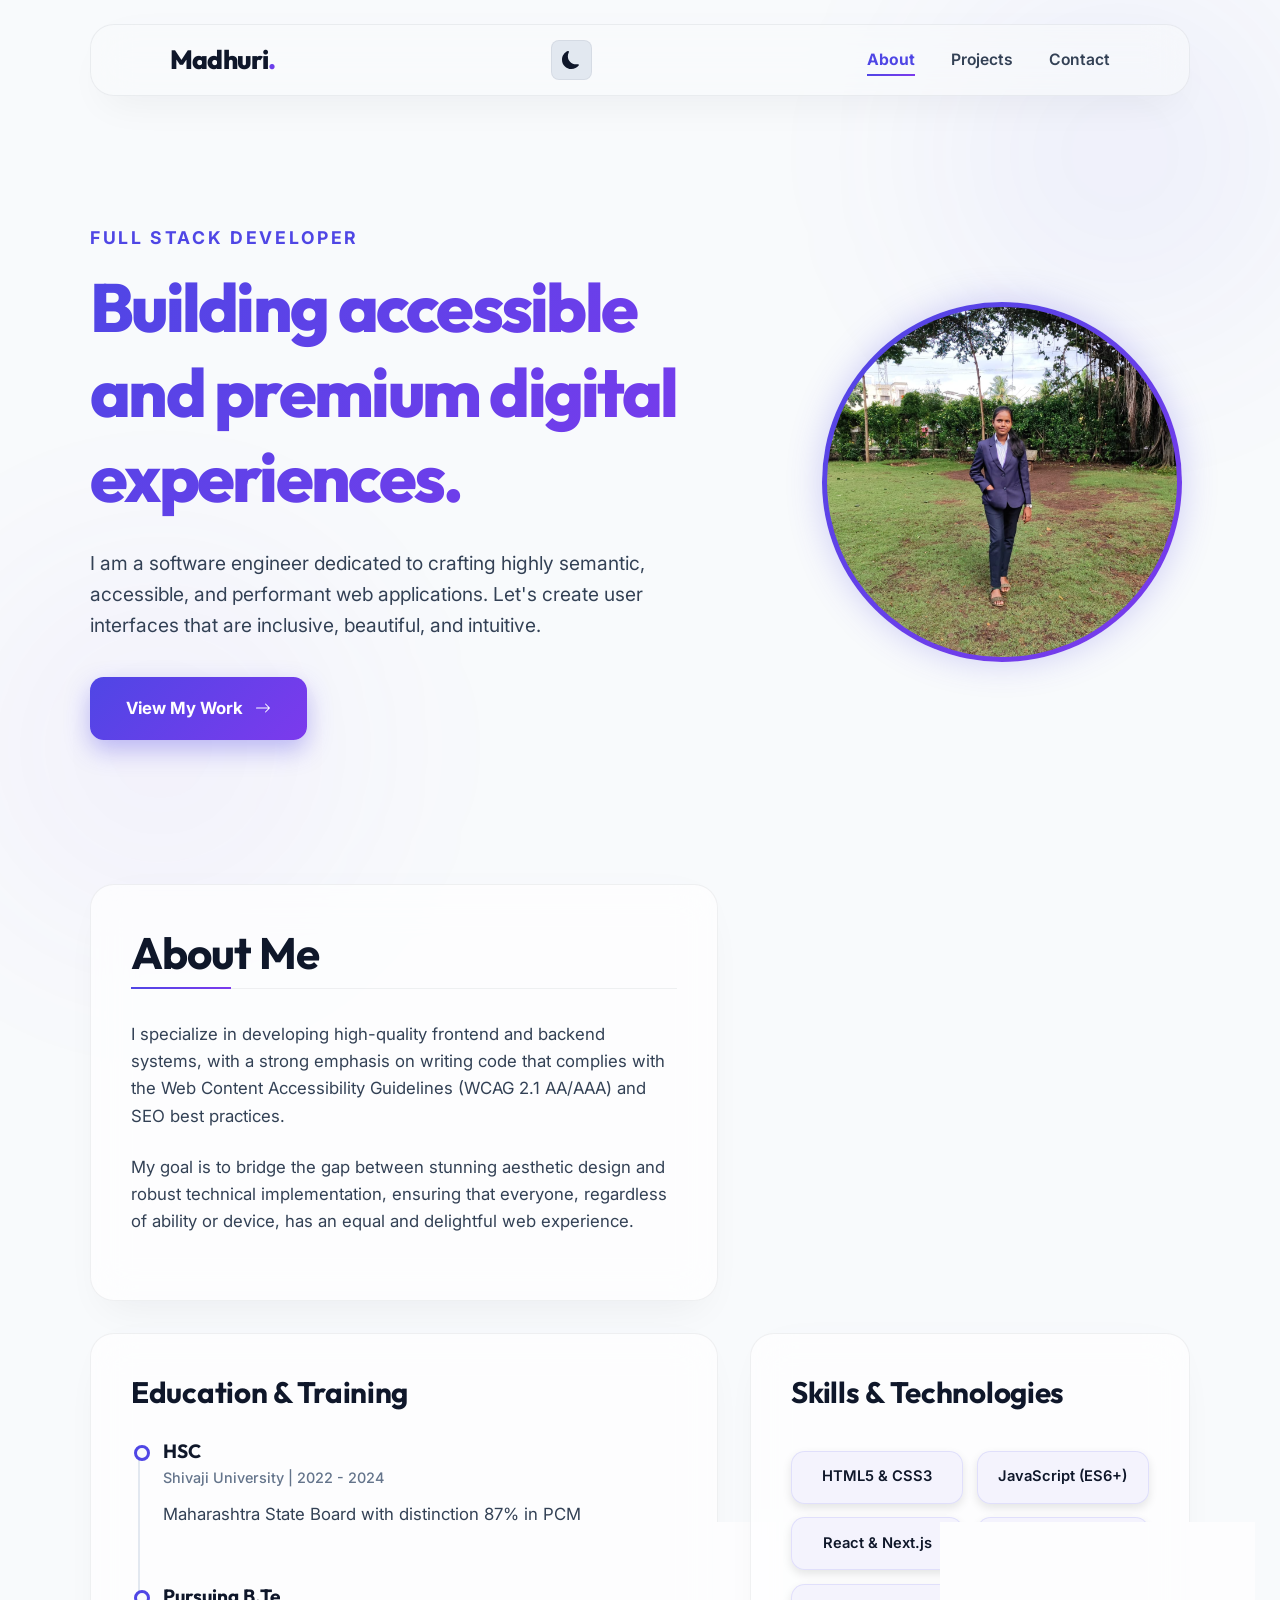
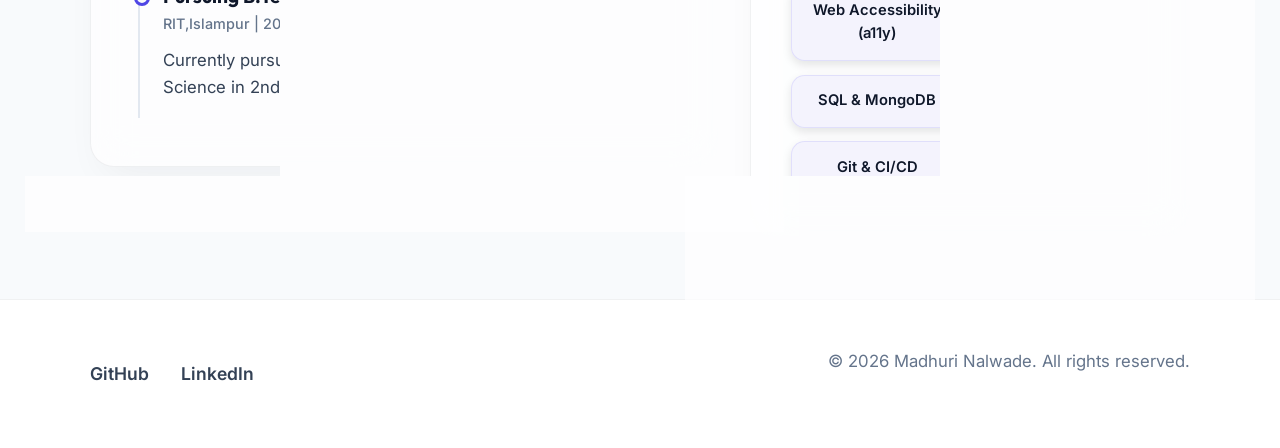
<file: index.html>
<!DOCTYPE html>
<html lang="en">
<head>
  <meta charset="UTF-8">
  <meta name="viewport" content="width=device-width, initial-scale=1.0">
  
  <!-- Primary Meta Tags -->
  <title>Madhuri Nalwade | Full Stack Developer & Accessibility Advocate</title>
  <meta name="description" content="Explore the professional portfolio of Madhuri Nalwade, a Full Stack Developer specializing in semantic HTML5, WCAG accessibility, and premium UI designs.">
  <meta name="keywords" content="Madhuri Nalwade, Full Stack Developer, Software Engineer, Web Accessibility, Semantic HTML, Portfolio, React, Node.js">
  <meta name="author" content="Madhuri Nalwade">
  
  <!-- Open Graph / Facebook -->
  <meta property="og:type" content="website">
  <meta property="og:url" content="https://madhurinalwade.dev/">
  <meta property="og:title" content="Madhuri Nalwade | Full Stack Developer Portfolio">
  <meta property="og:description" content="Explore the professional portfolio of Madhuri Nalwade, a Full Stack Developer specializing in semantic HTML5, WCAG accessibility, and premium UI designs.">
  <meta property="og:image" content="madhuri_portrait.png">

  <!-- Twitter -->
  <meta property="twitter:card" content="summary_large_image">
  <meta property="twitter:url" content="https://madhurinalwade.dev/">
  <meta property="twitter:title" content="Madhuri Nalwade | Full Stack Developer Portfolio">
  <meta property="twitter:description" content="Explore the professional portfolio of Madhuri Nalwade, a Full Stack Developer specializing in semantic HTML5, WCAG accessibility, and premium UI designs.">
  <meta property="twitter:image" content="madhuri_portrait.png">

  <!-- Canonical Link -->
  <link rel="canonical" href="https://madhurinalwade.dev/">

  <!-- Stylesheets -->
  <link rel="stylesheet" href="style.css">
</head>
<body>

  <!-- Skip Link to bypass main navigation for keyboard/screen reader accessibility -->
  <a href="#main-content" class="skip-link">Skip to main content</a>

  <!-- Header Banner -->
  <header class="site-header" role="banner">
    <div class="container header-container">
      <a href="index.html" class="logo" aria-label="Madhuri Nalwade Home">
        Madhuri<span class="logo-dot">.</span>
      </a>
      
      <div class="header-actions">
        <!-- Theme Toggle Button -->
        <button id="theme-toggle" class="theme-toggle" aria-label="Switch to light theme" aria-live="polite">
          <svg class="sun-icon" aria-hidden="true" width="18" height="18" fill="currentColor" viewBox="0 0 16 16">
            <path d="M8 12a4 4 0 1 0 0-8 4 4 0 0 0 0 8zM8 0a.5.5 0 0 1 .5.5v2a.5.5 0 0 1-1 0v-2A.5.5 0 0 1 8 0zm0 13a.5.5 0 0 1 .5.5v2a.5.5 0 0 1-1 0v-2A.5.5 0 0 1 8 13zm8-5a.5.5 0 0 1-.5.5h-2a.5.5 0 0 1 0-1h2a.5.5 0 0 1 .5.5zM3 8a.5.5 0 0 1-.5.5h-2a.5.5 0 0 1 0-1h2A.5.5 0 0 1 3 8zm10.657-5.657a.5.5 0 0 1 0 .707l-1.414 1.415a.5.5 0 1 1-.707-.708l1.414-1.414a.5.5 0 0 1 .707 0zm-9.193 9.193a.5.5 0 0 1 0 .707L3.05 13.657a.5.5 0 0 1-.707-.707l1.414-1.414a.5.5 0 0 1 .707 0zm9.193 2.121a.5.5 0 0 1-.707 0l-1.414-1.414a.5.5 0 0 1 .707-.707l1.414 1.414a.5.5 0 0 1 0 .707zM4.464 4.465a.5.5 0 0 1-.707 0L2.343 3.05a.5.5 0 1 1 .707-.707l1.414 1.414a.5.5 0 0 1 0 .708z"/>
          </svg>
          <svg class="moon-icon" aria-hidden="true" width="18" height="18" fill="currentColor" viewBox="0 0 16 16" style="display: none;">
            <path d="M6 .278a.768.768 0 0 1 .08.858 7.208 7.208 0 0 0-.878 3.46c0 4.021 3.278 7.277 7.318 7.277.527 0 1.04-.055 1.533-.16a.787.787 0 0 1 .81.316.733.733 0 0 1-.031.893A8.349 8.349 0 0 1 8.344 16C3.734 16 0 12.286 0 7.71 0 4.266 2.114 1.312 5.124.06A.752.752 0 0 1 6 .278z"/>
          </svg>
        </button>

        <!-- Disclosure control for mobile navigation menu -->
        <button id="menu-toggle" class="menu-toggle" aria-expanded="false" aria-controls="main-nav" aria-label="Toggle navigation menu">
          <span class="menu-toggle-text">Menu</span>
        </button>
      </div>

      <!-- Primary Navigation -->
      <nav id="main-nav" class="main-nav" aria-label="Primary Navigation">
        <ul>
          <li><a href="index.html" class="nav-link">About</a></li>
          <li><a href="projects.html" class="nav-link">Projects</a></li>
          <li><a href="contact.html" class="nav-link">Contact</a></li>
        </ul>
      </nav>
    </div>
  </header>

  <!-- Main Landmark -->
  <main id="main-content" tabindex="-1">
    <div class="container">
      
      <!-- Hero Section -->
      <section class="hero-section" aria-labelledby="hero-title">
        <div class="hero-content">
          <p class="hero-subtitle">Full Stack Developer</p>
          <h1 id="hero-title">Building accessible and premium digital experiences.</h1>
          <p class="hero-description">
            I am a software engineer dedicated to crafting highly semantic, accessible, and performant web applications. Let's create user interfaces that are inclusive, beautiful, and intuitive.
          </p>
          <a href="projects.html" class="hero-cta" aria-label="View Madhuri's projects">
            View My Work
            <svg aria-hidden="true" width="16" height="16" fill="currentColor" viewBox="0 0 16 16">
              <path fill-rule="evenodd" d="M1 8a.5.5 0 0 1 .5-.5h11.793l-3.147-3.146a.5.5 0 0 1 .708-.708l4 4a.5.5 0 0 1 0 .708l-4 4a.5.5 0 0 1-.708-.708L13.293 8.5H1.5A.5.5 0 0 1 1 8z"/>
            </svg>
          </a>
        </div>
        <div class="hero-portrait">
          <div class="portrait-frame">
            <img src="madhuri_portrait.jpeg" alt="Professional portrait photograph of Madhuri Nalwade, smiling in a modern bright workspace.">
          </div>
        </div>
      </section>

      <!-- About Me & Skills Section -->
      <section class="about-section" aria-labelledby="about-heading">
        <div class="about-bio-card glass-panel" id="about-bio">
          <h2 id="about-heading">About Me</h2>
          <p>
            I specialize in developing high-quality frontend and backend systems, with a strong emphasis on writing code that complies with the Web Content Accessibility Guidelines (WCAG 2.1 AA/AAA) and SEO best practices.
          </p>
          <p>
            My goal is to bridge the gap between stunning aesthetic design and robust technical implementation, ensuring that everyone, regardless of ability or device, has an equal and delightful web experience.
          </p>
        </div>

        <div class="about-edu-card glass-panel" id="about-edu">
          <h3 id="education-heading">Education & Training</h3>
          <div class="timeline" role="list" aria-labelledby="education-heading">
            <div class="timeline-item" role="listitem">
              <h4 class="timeline-title">HSC</h4>
              <span class="timeline-meta">Shivaji University | 2022 - 2024</span>
              <p>Maharashtra State Board with distinction 87% in PCM</p>
            </div>
            <div class="timeline-item" role="listitem">
              <h4 class="timeline-title">Pursuing B.Tech. in Computer Science</h4>
              <span class="timeline-meta">RIT,Islampur | 2024 - 2028</span>
              <p>Currently pursuing a Bachelor of Technology in Computer Science in 2nd year.</p>
            </div>
          </div>
        </div>

        <div class="skills-block glass-panel" id="about-skills">
          <h3 id="skills-heading">Skills & Technologies</h3>
          <ul class="skills-list" aria-labelledby="skills-heading">
            <li class="skill-item">HTML5 & CSS3</li>
            <li class="skill-item">JavaScript (ES6+)</li>
            <li class="skill-item">React & Next.js</li>
            <li class="skill-item">Node.js & Express</li>
            <li class="skill-item">Web Accessibility (a11y)</li>
            <li class="skill-item">WCAG 2.1 Auditing</li>
            <li class="skill-item">SQL & MongoDB</li>
            <li class="skill-item">SEO Optimization</li>
            <li class="skill-item">Git & CI/CD</li>
          </ul>
        </div>
      </section>

    </div>
  </main>

  <!-- Footer Landmark -->
  <footer class="site-footer" role="contentinfo">
    <div class="container footer-container">
      <nav aria-label="Footer Navigation">
        <ul class="social-links">
          <li>
            <a href="https://github.com" class="social-link" target="_blank" rel="noopener" aria-label="GitHub profile (opens in a new tab)">
              GitHub
            </a>
          </li>
          <li>
            <a href="https://linkedin.com" class="social-link" target="_blank" rel="noopener" aria-label="LinkedIn profile (opens in a new tab)">
              LinkedIn
            </a>
          </li>
        </ul>
      </nav>
      <p class="footer-copyright">&copy; 2026 Madhuri Nalwade. All rights reserved.</p>
    </div>
  </footer>

  <!-- Scripts -->
  <script src="main.js"></script>
</body>
</html>
</file>
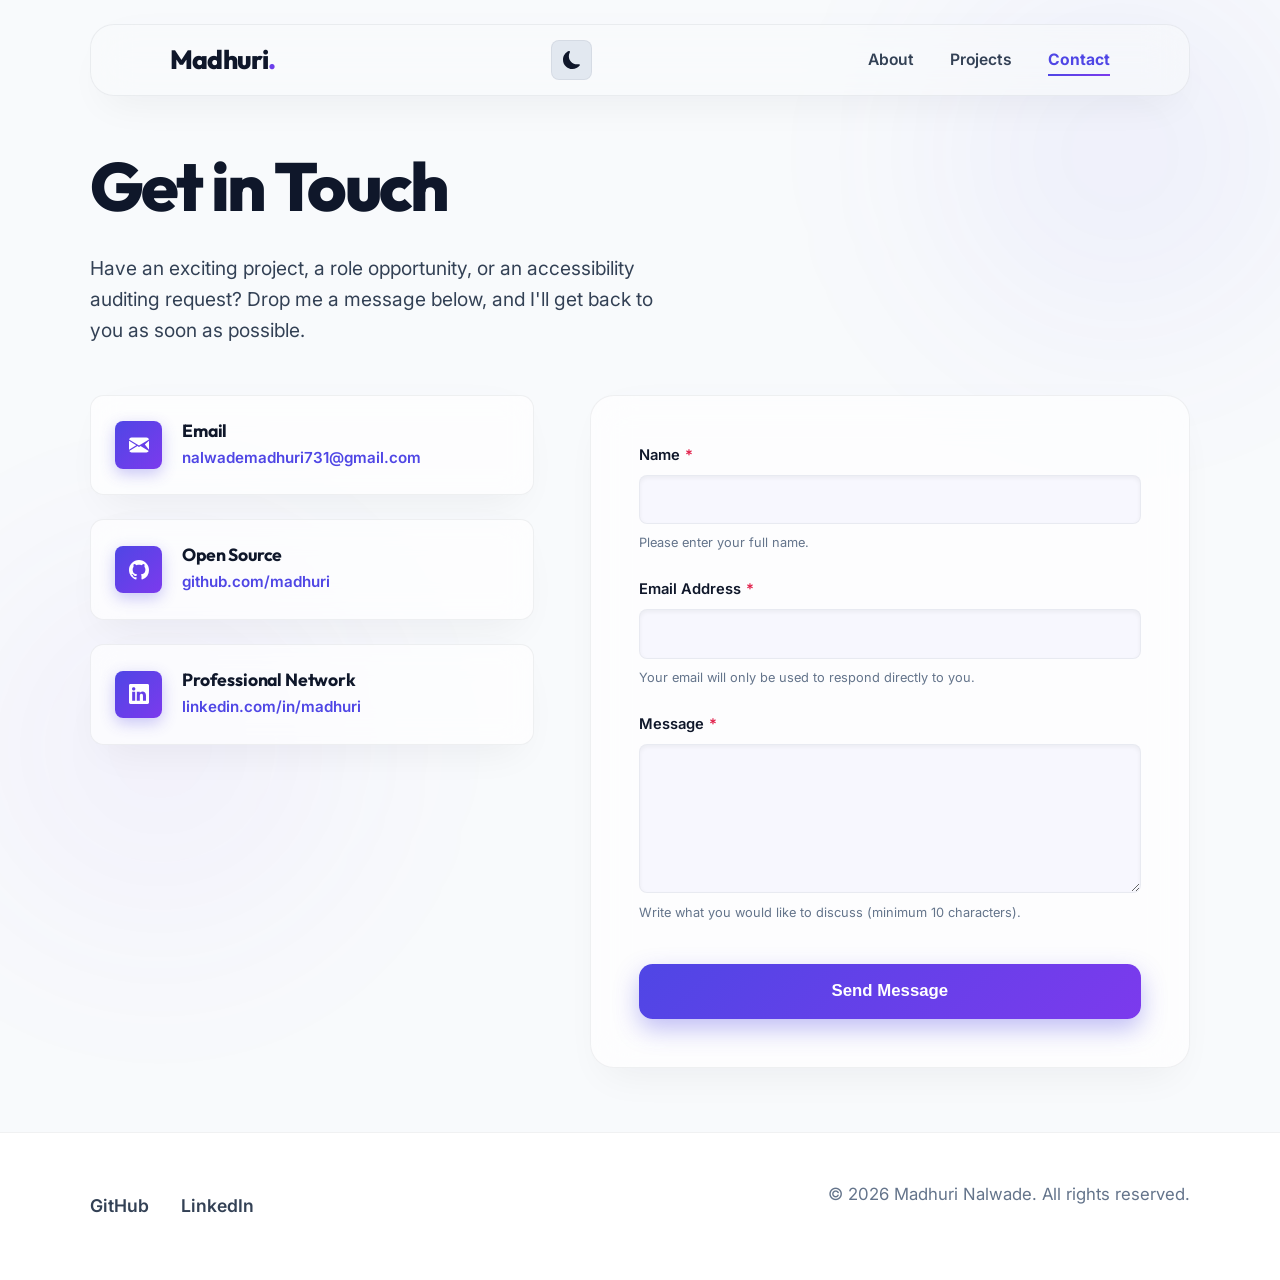
<file: contact.html>
<!DOCTYPE html>
<html lang="en">
<head>
  <meta charset="UTF-8">
  <meta name="viewport" content="width=device-width, initial-scale=1.0">
  
  <!-- Primary Meta Tags -->
  <title>Contact | Madhuri Nalwade - Full Stack Portfolio</title>
  <meta name="description" content="Get in touch with Madhuri Nalwade for software engineering opportunities, accessibility consultations, or web development collaborations.">
  <meta name="keywords" content="Madhuri Nalwade, Contact, Software Engineer Hire, Web Development Collaboration, Web Accessibility Consultation">
  <meta name="author" content="Madhuri Nalwade">
  
  <!-- Open Graph / Facebook -->
  <meta property="og:type" content="website">
  <meta property="og:url" content="https://madhurinalwade.dev/contact.html">
  <meta property="og:title" content="Contact | Madhuri Nalwade - Full Stack Portfolio">
  <meta property="og:description" content="Get in touch with Madhuri Nalwade for software engineering opportunities, accessibility consultations, or web development collaborations.">
  <meta property="og:image" content="madhuri_portrait.png">

  <!-- Twitter -->
  <meta property="twitter:card" content="summary_large_image">
  <meta property="twitter:url" content="https://madhurinalwade.dev/contact.html">
  <meta property="twitter:title" content="Contact | Madhuri Nalwade - Full Stack Portfolio">
  <meta property="twitter:description" content="Get in touch with Madhuri Nalwade for software engineering opportunities, accessibility consultations, or web development collaborations.">
  <meta property="twitter:image" content="madhuri_portrait.png">

  <!-- Canonical Link -->
  <link rel="canonical" href="https://madhurinalwade.dev/contact.html">

  <!-- Stylesheets -->
  <link rel="stylesheet" href="style.css">
</head>
<body>

  <!-- Skip Link to bypass main navigation for keyboard/screen reader accessibility -->
  <a href="#main-content" class="skip-link">Skip to main content</a>

  <!-- Header Banner -->
  <header class="site-header" role="banner">
    <div class="container header-container">
      <a href="index.html" class="logo" aria-label="Madhuri Nalwade Home">
        Madhuri<span class="logo-dot">.</span>
      </a>
      
      <div class="header-actions">
        <!-- Theme Toggle Button -->
        <button id="theme-toggle" class="theme-toggle" aria-label="Switch to light theme" aria-live="polite">
          <svg class="sun-icon" aria-hidden="true" width="18" height="18" fill="currentColor" viewBox="0 0 16 16">
            <path d="M8 12a4 4 0 1 0 0-8 4 4 0 0 0 0 8zM8 0a.5.5 0 0 1 .5.5v2a.5.5 0 0 1-1 0v-2A.5.5 0 0 1 8 0zm0 13a.5.5 0 0 1 .5.5v2a.5.5 0 0 1-1 0v-2A.5.5 0 0 1 8 13zm8-5a.5.5 0 0 1-.5.5h-2a.5.5 0 0 1 0-1h2a.5.5 0 0 1 .5.5zM3 8a.5.5 0 0 1-.5.5h-2a.5.5 0 0 1 0-1h2A.5.5 0 0 1 3 8zm10.657-5.657a.5.5 0 0 1 0 .707l-1.414 1.415a.5.5 0 1 1-.707-.708l1.414-1.414a.5.5 0 0 1 .707 0zm-9.193 9.193a.5.5 0 0 1 0 .707L3.05 13.657a.5.5 0 0 1-.707-.707l1.414-1.414a.5.5 0 0 1 .707 0zm9.193 2.121a.5.5 0 0 1-.707 0l-1.414-1.414a.5.5 0 0 1 .707-.707l1.414 1.414a.5.5 0 0 1 0 .707zM4.464 4.465a.5.5 0 0 1-.707 0L2.343 3.05a.5.5 0 1 1 .707-.707l1.414 1.414a.5.5 0 0 1 0 .708z"/>
          </svg>
          <svg class="moon-icon" aria-hidden="true" width="18" height="18" fill="currentColor" viewBox="0 0 16 16" style="display: none;">
            <path d="M6 .278a.768.768 0 0 1 .08.858 7.208 7.208 0 0 0-.878 3.46c0 4.021 3.278 7.277 7.318 7.277.527 0 1.04-.055 1.533-.16a.787.787 0 0 1 .81.316.733.733 0 0 1-.031.893A8.349 8.349 0 0 1 8.344 16C3.734 16 0 12.286 0 7.71 0 4.266 2.114 1.312 5.124.06A.752.752 0 0 1 6 .278z"/>
          </svg>
        </button>

        <!-- Disclosure control for mobile navigation menu -->
        <button id="menu-toggle" class="menu-toggle" aria-expanded="false" aria-controls="main-nav" aria-label="Toggle navigation menu">
          <span class="menu-toggle-text">Menu</span>
        </button>
      </div>

      <!-- Primary Navigation -->
      <nav id="main-nav" class="main-nav" aria-label="Primary Navigation">
        <ul>
          <li><a href="index.html" class="nav-link">About</a></li>
          <li><a href="projects.html" class="nav-link">Projects</a></li>
          <li><a href="contact.html" class="nav-link">Contact</a></li>
        </ul>
      </nav>
    </div>
  </header>

  <!-- Main Landmark -->
  <main id="main-content" tabindex="-1">
    <div class="container">
      
      <!-- Page Header -->
      <section aria-labelledby="contact-heading">
        <h1 id="contact-heading">Get in Touch</h1>
        <p class="hero-description">
          Have an exciting project, a role opportunity, or an accessibility auditing request? Drop me a message below, and I'll get back to you as soon as possible.
        </p>
      </section>

      <!-- Layout Split: Info and Form -->
      <div class="contact-container">
        
        <!-- Sidebar Contact Info Landmark -->
        <aside class="contact-info" aria-label="Contact Information">
          
          <div class="contact-card">
            <div class="contact-icon" aria-hidden="true">
              <svg width="20" height="20" fill="currentColor" viewBox="0 0 16 16">
                <path d="M.05 3.555A2 2 0 0 1 2 2h12a2 2 0 0 1 1.95 1.555L8 8.414.05 3.555ZM0 4.697v7.104l5.803-3.558L0 4.697ZM6.761 8.83l-6.57 4.027A2 2 0 0 0 2 14h12a2 2 0 0 0 1.808-1.144l-6.57-4.027L8 9.586l-1.239-.757Zm5.903-1.2L16 11.801V4.697l-3.336 2.933Z"/>
              </svg>
            </div>
            <div>
              <h3>Email</h3>
              <p><a
            href="mailto:nalwademadhuri731@gmail.com"
            aria-label="Send email to Madhuri">
            nalwademadhuri731@gmail.com
        </a></p>
            </div>
          </div>

          <div class="contact-card">
            <div class="contact-icon" aria-hidden="true">
              <svg width="20" height="20" fill="currentColor" viewBox="0 0 16 16">
                <path d="M8 0C3.58 0 0 3.58 0 8c0 3.54 2.29 6.53 5.47 7.59.4.07.55-.17.55-.38 0-.19-.01-.82-.01-1.49-2.01.37-2.53-.49-2.69-.94-.09-.23-.48-.94-.82-1.13-.28-.15-.68-.52-.01-.53.63-.01 1.08.58 1.23.82.72 1.21 1.87.87 2.33.66.07-.52.28-.87.51-1.07-1.78-.2-3.64-.89-3.64-3.95 0-.87.31-1.59.82-2.15-.08-.2-.36-1.02.08-2.12 0 0 .67-.21 2.2.82.64-.18 1.32-.27 2-.27.68 0 1.36.09 2 .27 1.53-1.04 2.2-.82 2.2-.82.44 1.1.16 1.92.08 2.12.51.56.82 1.27.82 2.15 0 3.07-1.87 3.75-3.65 3.95.29.25.54.73.54 1.48 0 1.07-.01 1.93-.01 2.2 0 .21.15.46.55.38A8.013 8.013 0 0 0 16 8c0-4.42-3.58-8-8-8z"/>
              </svg>
            </div>
            <div>
              <h3>Open Source</h3>
              <p><a href="https://github.com/nalwademadhuri731" target="_blank" rel="noopener" aria-label="Visit GitHub Profile (opens in a new tab)">github.com/madhuri</a></p>
            </div>
          </div>

          <div class="contact-card">
            <div class="contact-icon" aria-hidden="true">
              <svg width="20" height="20" fill="currentColor" viewBox="0 0 16 16">
                <path d="M0 1.146C0 .513.526 0 1.175 0h13.65C15.474 0 16 .513 16 1.146v13.708c0 .633-.526 1.146-1.175 1.146H1.175C.526 16 0 15.487 0 14.854V1.146zm4.943 12.248V6.169H2.542v7.225h2.401zm-1.2-8.212c.837 0 1.358-.554 1.358-1.248-.015-.709-.52-1.248-1.342-1.248-.822 0-1.359.54-1.359 1.248 0 .694.521 1.248 1.327 1.248h.016zm4.908 8.212V9.359c0-.216.016-.432.08-.586.173-.431.568-.878 1.232-.878.869 0 1.216.662 1.216 1.634v3.865h2.401V9.25c0-2.22-1.184-3.252-2.764-3.252-1.274 0-1.845.7-2.165 1.193v.025h-.016a5.54 5.54 0 0 1 .016-.025V6.169h-2.4c.03.678 0 7.225 0 7.225h2.4z"/>
              </svg>
            </div>
            <div>
              <h3>Professional Network</h3>
              <p><a href="https://www.linkedin.com/posts/nalawade-madhuri-0362b8347_offer-letter-ugcPost-7468700184231800832-Imr6?utm_source=social_share_send&utm_medium=android_app&rcm=ACoAAFa4OSoBBssMq7TlAF_KPp6AgJOklCLW1ns&utm_campaign=whatsapp" target="_blank" rel="noopener" aria-label="Visit LinkedIn Profile (opens in a new tab)">linkedin.com/in/madhuri</a></p>
            </div>
          </div>

        </aside>

        <!-- Contact Form Landmark Section -->
        <section aria-labelledby="form-section-title">
          <h2 id="form-section-title" class="sr-only">Contact Form</h2>
          
          <!-- Live region for form submit announcements -->
          <div id="form-status-message" role="status" aria-live="polite" class="status-message"></div>

          <form id="portfolio-contact-form" class="contact-form" novalidate>
            
            <!-- Name Input Group -->
            <div class="form-group">
              <label for="contact-name" class="form-label">
                Name <span class="form-required" aria-hidden="true">*</span>
              </label>
              <input 
                type="text" 
                id="contact-name" 
                name="name" 
                class="form-control" 
                required 
                aria-describedby="contact-name-helper"
                aria-invalid="false"
              >
              <span id="contact-name-helper" class="form-helper">Please enter your full name.</span>
              <span id="contact-name-error" class="form-error"></span>
            </div>

            <!-- Email Input Group -->
            <div class="form-group">
              <label for="contact-email" class="form-label">
                Email Address <span class="form-required" aria-hidden="true">*</span>
              </label>
              <input 
                type="email" 
                id="contact-email" 
                name="email" 
                class="form-control" 
                required 
                aria-describedby="contact-email-helper"
                aria-invalid="false"
              >
              <span id="contact-email-helper" class="form-helper">Your email will only be used to respond directly to you.</span>
              <span id="contact-email-error" class="form-error"></span>
            </div>

            <!-- Message Input Group -->
            <div class="form-group">
              <label for="contact-message" class="form-label">
                Message <span class="form-required" aria-hidden="true">*</span>
              </label>
              <textarea 
                id="contact-message" 
                name="message" 
                class="form-control" 
                rows="6" 
                required 
                aria-describedby="contact-message-helper"
                aria-invalid="false"
              ></textarea>
              <span id="contact-message-helper" class="form-helper">Write what you would like to discuss (minimum 10 characters).</span>
              <span id="contact-message-error" class="form-error"></span>
            </div>

            <!-- Submit Button -->
            <button type="submit" class="form-submit">Send Message</button>
          </form>
        </section>

      </div>

    </div>
  </main>

  <!-- Footer Landmark -->
  <footer class="site-footer" role="contentinfo">
    <div class="container footer-container">
      <nav aria-label="Footer Navigation">
        <ul class="social-links">
          <li>
            <a href="https://github.com" class="social-link" target="_blank" rel="noopener" aria-label="GitHub profile (opens in a new tab)">
              GitHub
            </a>
          </li>
          <li>
            <a href="https://linkedin.com" class="social-link" target="_blank" rel="noopener" aria-label="LinkedIn profile (opens in a new tab)">
              LinkedIn
            </a>
          </li>
        </ul>
      </nav>
      <p class="footer-copyright">&copy; 2026 Madhuri Nalwade. All rights reserved.</p>
    </div>
  </footer>

  <!-- Scripts -->
  <script src="main.js"></script>
</body>
</html>
</file>
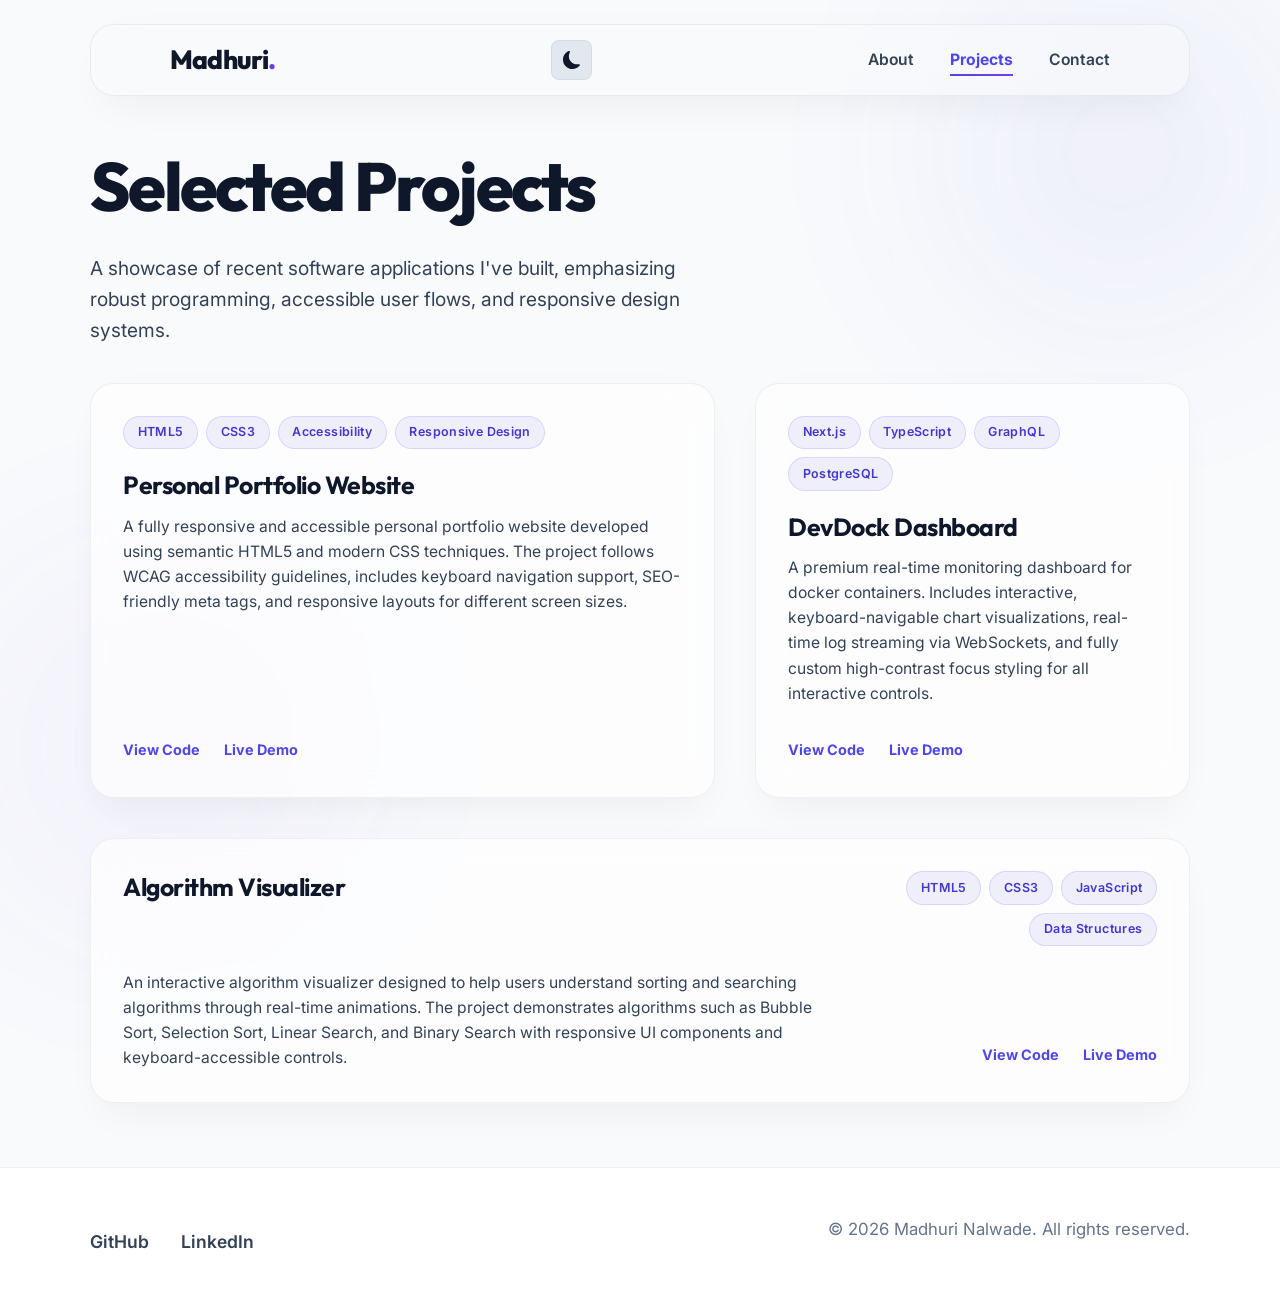
<file: projects.html>
<!DOCTYPE html>
<html lang="en">
<head>
  <meta charset="UTF-8">
  <meta name="viewport" content="width=device-width, initial-scale=1.0">
  
  <!-- Primary Meta Tags -->
  <title>Projects | Madhuri Nalwade - Full Stack Portfolio</title>
  <meta name="description" content="Browse the web development projects built by Madhuri Nalwade. Specializing in accessible design systems, clean code architectures, and user-centric layouts.">
  <meta name="keywords" content="Madhuri Nalwade, Projects, Full Stack Development, React Projects, Web Accessibility, Portfolio Showcase">
  <meta name="author" content="Madhuri Nalwade">
  
  <!-- Open Graph / Facebook -->
  <meta property="og:type" content="website">
  <meta property="og:url" content="https://madhurinalwade.dev/projects.html">
  <meta property="og:title" content="Projects | Madhuri Nalwade - Full Stack Portfolio">
  <meta property="og:description" content="Browse the web development projects built by Madhuri Nalwade. Specializing in accessible design systems, clean code architectures, and user-centric layouts.">
  <meta property="og:image" content="madhuri_portrait.png">

  <!-- Twitter -->
  <meta property="twitter:card" content="summary_large_image">
  <meta property="twitter:url" content="https://madhurinalwade.dev/projects.html">
  <meta property="twitter:title" content="Projects | Madhuri Nalwade - Full Stack Portfolio">
  <meta property="twitter:description" content="Browse the web development projects built by Madhuri Nalwade. Specializing in accessible design systems, clean code architectures, and user-centric layouts.">
  <meta property="twitter:image" content="madhuri_portrait.png">

  <!-- Canonical Link -->
  <link rel="canonical" href="https://madhurinalwade.dev/projects.html">

  <!-- Stylesheets -->
  <link rel="stylesheet" href="style.css">
</head>
<body>

  <!-- Skip Link to bypass main navigation for keyboard/screen reader accessibility -->
  <a href="#main-content" class="skip-link">Skip to main content</a>

  <!-- Header Banner -->
  <header class="site-header" role="banner">
    <div class="container header-container">
      <a href="index.html" class="logo" aria-label="Madhuri Nalwade Home">
        Madhuri<span class="logo-dot">.</span>
      </a>
      
      <div class="header-actions">
        <!-- Theme Toggle Button -->
        <button id="theme-toggle" class="theme-toggle" aria-label="Switch to light theme" aria-live="polite">
          <svg class="sun-icon" aria-hidden="true" width="18" height="18" fill="currentColor" viewBox="0 0 16 16">
            <path d="M8 12a4 4 0 1 0 0-8 4 4 0 0 0 0 8zM8 0a.5.5 0 0 1 .5.5v2a.5.5 0 0 1-1 0v-2A.5.5 0 0 1 8 0zm0 13a.5.5 0 0 1 .5.5v2a.5.5 0 0 1-1 0v-2A.5.5 0 0 1 8 13zm8-5a.5.5 0 0 1-.5.5h-2a.5.5 0 0 1 0-1h2a.5.5 0 0 1 .5.5zM3 8a.5.5 0 0 1-.5.5h-2a.5.5 0 0 1 0-1h2A.5.5 0 0 1 3 8zm10.657-5.657a.5.5 0 0 1 0 .707l-1.414 1.415a.5.5 0 1 1-.707-.708l1.414-1.414a.5.5 0 0 1 .707 0zm-9.193 9.193a.5.5 0 0 1 0 .707L3.05 13.657a.5.5 0 0 1-.707-.707l1.414-1.414a.5.5 0 0 1 .707 0zm9.193 2.121a.5.5 0 0 1-.707 0l-1.414-1.414a.5.5 0 0 1 .707-.707l1.414 1.414a.5.5 0 0 1 0 .707zM4.464 4.465a.5.5 0 0 1-.707 0L2.343 3.05a.5.5 0 1 1 .707-.707l1.414 1.414a.5.5 0 0 1 0 .708z"/>
          </svg>
          <svg class="moon-icon" aria-hidden="true" width="18" height="18" fill="currentColor" viewBox="0 0 16 16" style="display: none;">
            <path d="M6 .278a.768.768 0 0 1 .08.858 7.208 7.208 0 0 0-.878 3.46c0 4.021 3.278 7.277 7.318 7.277.527 0 1.04-.055 1.533-.16a.787.787 0 0 1 .81.316.733.733 0 0 1-.031.893A8.349 8.349 0 0 1 8.344 16C3.734 16 0 12.286 0 7.71 0 4.266 2.114 1.312 5.124.06A.752.752 0 0 1 6 .278z"/>
          </svg>
        </button>

        <!-- Disclosure control for mobile navigation menu -->
        <button id="menu-toggle" class="menu-toggle" aria-expanded="false" aria-controls="main-nav" aria-label="Toggle navigation menu">
          <span class="menu-toggle-text">Menu</span>
        </button>
      </div>

      <!-- Primary Navigation -->
      <nav id="main-nav" class="main-nav" aria-label="Primary Navigation">
        <ul>
          <li><a href="index.html" class="nav-link">About</a></li>
          <li><a href="projects.html" class="nav-link">Projects</a></li>
          <li><a href="contact.html" class="nav-link">Contact</a></li>
        </ul>
      </nav>
    </div>
  </header>

  <!-- Main Landmark -->
  <main id="main-content" tabindex="-1">
    <div class="container">
      
      <!-- Page Header -->
      <section aria-labelledby="page-title">
        <h1 id="page-title">Selected Projects</h1>
        <p class="hero-description">
          A showcase of recent software applications I've built, emphasizing robust programming, accessible user flows, and responsive design systems.
        </p>
      </section>

      <!-- Projects Grid Layout -->
      <section aria-label="Projects Showcase Grid">
        <div class="projects-grid">
          
          <!-- Project 1 Card -->
         <article class="project-card" aria-labelledby="proj-title-1">

    <ul
        class="project-tags"
        aria-label="Technologies used in Personal Portfolio Website">

        <li class="project-tag">HTML5</li>

        <li class="project-tag">CSS3</li>

        <li class="project-tag">Accessibility</li>

        <li class="project-tag">Responsive Design</li>

    </ul>

    <h2 id="proj-title-1">
        Personal Portfolio Website
    </h2>

    <p
        class="project-desc"
        id="proj-desc-1">

        A fully responsive and accessible personal portfolio website
        developed using semantic HTML5 and modern CSS techniques.
        The project follows WCAG accessibility guidelines, includes
        keyboard navigation support, SEO-friendly meta tags,
        and responsive layouts for different screen sizes.

    </p>

    <div class="project-links">

        <a
            href="https://github.com/yourusername"
            class="project-link"
            aria-describedby="proj-title-1"
            target="_blank"
            rel="noopener">

            View Code

            <span class="sr-only">
                (opens in new tab)
            </span>

        </a>

        <a
            href="#"
            class="project-link"
            aria-describedby="proj-title-1">

            Live Demo

        </a>

    </div>

</article>

          <!-- Project 2 Card -->
          <article class="project-card" aria-labelledby="proj-title-2">
            <ul class="project-tags" aria-label="Technologies used in DevDock">
              <li class="project-tag">Next.js</li>
              <li class="project-tag">TypeScript</li>
              <li class="project-tag">GraphQL</li>
              <li class="project-tag">PostgreSQL</li>
            </ul>
            <h2 id="proj-title-2">DevDock Dashboard</h2>
            <p class="project-desc" id="proj-desc-2">
              A premium real-time monitoring dashboard for docker containers. Includes interactive, keyboard-navigable chart visualizations, real-time log streaming via WebSockets, and fully custom high-contrast focus styling for all interactive controls.
            </p>
            <div class="project-links">
              <a href="https://github.com" class="project-link" aria-describedby="proj-title-2" target="_blank" rel="noopener">
                View Code <span class="sr-only">(opens in new tab)</span>
              </a>
              <a href="https://github.com" class="project-link" aria-describedby="proj-title-2" target="_blank" rel="noopener">
                Live Demo <span class="sr-only">(opens in new tab)</span>
              </a>
            </div>
          </article>

          <!-- Project 3 Card -->
         <article class="project-card" aria-labelledby="proj-title-3">
    <ul
        class="project-tags"
        aria-label="Technologies used in Algorithm Visualizer">
        <li class="project-tag">HTML5</li>
        <li class="project-tag">CSS3</li>
        <li class="project-tag">JavaScript</li>
        <li class="project-tag">Data Structures</li>
    </ul>
    <h2 id="proj-title-3">
        Algorithm Visualizer
    </h2>
    <p
        class="project-desc"
        id="proj-desc-3">
        An interactive algorithm visualizer designed to help users
        understand sorting and searching algorithms through real-time
        animations. The project demonstrates algorithms such as
        Bubble Sort, Selection Sort, Linear Search, and Binary Search
        with responsive UI components and keyboard-accessible controls.
    </p>
    <div class="project-links">
        <a
            href="https://github.com/yourusername"
            class="project-link"
            aria-describedby="proj-title-3"
            target="_blank"
            rel="noopener">
            View Code
            <span class="sr-only">
                (opens in new tab)
            </span>
        </a>
        <a
            href="#"
            class="project-link"
            aria-describedby="proj-title-3">
            Live Demo
        </a>
    </div>
</article>

        </div>
      </section>

    </div>
  </main>

  <!-- Footer Landmark -->
  <footer class="site-footer" role="contentinfo">
    <div class="container footer-container">
      <nav aria-label="Footer Navigation">
        <ul class="social-links">
          <li>
            <a href="https://github.com" class="social-link" target="_blank" rel="noopener" aria-label="GitHub profile (opens in a new tab)">
              GitHub
            </a>
          </li>
          <li>
            <a href="https://linkedin.com" class="social-link" target="_blank" rel="noopener" aria-label="LinkedIn profile (opens in a new tab)">
              LinkedIn
            </a>
          </li>
        </ul>
      </nav>
      <p class="footer-copyright">&copy; 2026 Madhuri Nalwade. All rights reserved.</p>
    </div>
  </footer>

  <!-- Scripts -->
  <script src="main.js"></script>
</body>
</html>
</file>
<file: style.css>
@import url('https://fonts.googleapis.com/css2?family=Inter:ital,wght@0,400;0,500;0,600;1,400&family=Outfit:wght@500;600;700;800&display=swap');

/* ==========================================================================
   CSS Custom Properties (Design Tokens) - Dark Theme (Default)
   ========================================================================== */
:root {
  /* Dynamic Indigo/Purple Palette - Dark Mode */
  --bg-primary: #030712;         /* Gray 950 */
  --bg-secondary: #0b0f19;       /* Dark slate card bg */
  --bg-tertiary: #1f2937;        /* Gray 800 */
  
  --text-primary: #f9fafb;       /* Gray 50 */
  --text-secondary: #e5e7eb;     /* Gray 200 */
  --text-muted: #9ca3af;         /* Gray 400 */
  
  --accent: #6366f1;             /* Indigo 500 */
  --accent-hover: #818cf8;       /* Indigo 400 */
  --accent-gradient: linear-gradient(135deg, #6366f1 0%, #a855f7 100%);
  --accent-rgb: 99, 102, 241;
  --secondary-accent-rgb: 168, 85, 247;
  
  --success: #10b981;            /* Emerald 500 */
  --error: #f43f5e;              /* Rose 500 */
  
  --focus-ring: #a855f7;         /* Purple 500 */
  --focus-ring-offset: #030712;
  
  --card-shadow: 0 20px 40px -15px rgba(0, 0, 0, 0.5), 0 0 50px -10px rgba(99, 102, 241, 0.05);
  --header-bg: rgba(3, 7, 18, 0.6);
  --glass-bg: rgba(11, 15, 25, 0.65);
  --glass-border: rgba(255, 255, 255, 0.06);
  --accent-glow: rgba(99, 102, 241, 0.35);

  /* Typography */
  --font-heading: 'Outfit', -apple-system, BlinkMacSystemFont, "Segoe UI", Roboto, sans-serif;
  --font-body: 'Inter', -apple-system, BlinkMacSystemFont, "Segoe UI", Roboto, sans-serif;
  
  /* Layout & Animation Spacing */
  --container-max-width: 1100px;
  --header-height: 4.5rem;
  --transition-fast: 0.2s cubic-bezier(0.4, 0, 0.2, 1);
  --transition-normal: 0.35s cubic-bezier(0.4, 0, 0.2, 1);
  --transition-slow: 0.6s cubic-bezier(0.4, 0, 0.2, 1);
  --border-radius-sm: 0.5rem;
  --border-radius-md: 0.85rem;
  --border-radius-lg: 1.5rem;
}

/* ==========================================================================
   Light Theme Custom Properties
   ========================================================================== */
html[data-theme="light"] {
  /* Dynamic Slate/Indigo Palette - Light Mode */
  --bg-primary: #f8fafc;         /* Slate 50 */
  --bg-secondary: #ffffff;       /* Pure White */
  --bg-tertiary: #e2e8f0;        /* Slate 200 */
  
  --text-primary: #0f172a;       /* Slate 900 */
  --text-secondary: #334155;     /* Slate 700 */
  --text-muted: #64748b;         /* Slate 500 */
  
  --accent: #4f46e5;             /* Indigo 600 */
  --accent-hover: #4338ca;       /* Indigo 700 */
  --accent-gradient: linear-gradient(135deg, #4f46e5 0%, #7c3aed 100%);
  --accent-rgb: 79, 70, 229;
  --secondary-accent-rgb: 124, 58, 237;
  
  --success: #059669;            /* Emerald 600 */
  --error: #e11d48;              /* Rose 600 */
  
  --focus-ring: #7c3aed;         /* Violet 600 */
  --focus-ring-offset: #f8fafc;
  
  --card-shadow: 0 20px 40px -15px rgba(15, 23, 42, 0.06), 0 0 50px -10px rgba(79, 70, 229, 0.02);
  --header-bg: rgba(248, 250, 252, 0.6);
  --glass-bg: rgba(255, 255, 255, 0.65);
  --glass-border: rgba(15, 23, 42, 0.06);
  --accent-glow: rgba(79, 70, 229, 0.2);
}

/* ==========================================================================
   CSS Reset & Base Styles
   ========================================================================== */
*, *::before, *::after {
  box-sizing: border-box;
  margin: 0;
  padding: 0;
}

html {
  font-size: 100%;
  scroll-behavior: smooth;
  -webkit-text-size-adjust: 100%;
}

@media (prefers-reduced-motion: reduce) {
  html {
    scroll-behavior: auto;
  }
  *, *::before, *::after {
    animation-duration: 0.01ms !important;
    animation-iteration-count: 1 !important;
    transition-duration: 0.01ms !important;
    scroll-behavior: auto !important;
  }
  .portrait-frame, body::before, body::after {
    animation: none !important;
  }
}

body {
  font-family: var(--font-body);
  background-color: var(--bg-primary);
  color: var(--text-secondary);
  line-height: 1.625;
  min-height: 100vh;
  display: flex;
  flex-direction: column;
  overflow-x: hidden;
  position: relative;
  transition: background-color var(--transition-normal), color var(--transition-normal);
}

/* Subtle Dynamic background glows - animated floating blobs */
body::before, body::after {
  content: '';
  position: fixed;
  width: 45vw;
  height: 45vw;
  border-radius: 50%;
  z-index: -1;
  pointer-events: none;
  filter: blur(80px);
  opacity: 0.5;
  transition: background var(--transition-normal), opacity var(--transition-normal);
}
body::before {
  top: -15%;
  right: -10%;
  background: radial-gradient(circle, rgba(var(--accent-rgb), 0.15) 0%, rgba(var(--accent-rgb), 0) 70%);
  animation: drift-1 12s ease-in-out infinite;
}
body::after {
  bottom: -15%;
  left: -10%;
  background: radial-gradient(circle, rgba(var(--secondary-accent-rgb), 0.12) 0%, rgba(var(--secondary-accent-rgb), 0) 70%);
  animation: drift-2 15s ease-in-out infinite;
}

@keyframes drift-1 {
  0%, 100% { transform: translate(0, 0) scale(1); }
  50% { transform: translate(4vw, 3vh) scale(1.1); }
}
@keyframes drift-2 {
  0%, 100% { transform: translate(0, 0) scale(1); }
  50% { transform: translate(-3vw, -4vh) scale(1.15); }
}

/* Custom Scrollbar */
::-webkit-scrollbar {
  width: 8px;
  height: 8px;
}
::-webkit-scrollbar-track {
  background: var(--bg-primary);
}
::-webkit-scrollbar-thumb {
  background: var(--bg-tertiary);
  border-radius: 9999px;
}
::-webkit-scrollbar-thumb:hover {
  background: var(--accent);
}

/* ==========================================================================
   Accessibility Utilities
   ========================================================================== */
.skip-link {
  position: absolute;
  top: -100px;
  left: 1.5rem;
  background: var(--accent-gradient);
  color: #ffffff;
  padding: 0.75rem 1.5rem;
  font-weight: 700;
  border-radius: var(--border-radius-sm);
  z-index: 9999;
  text-decoration: none;
  box-shadow: var(--card-shadow);
  transition: top var(--transition-fast) ease;
}

.skip-link:focus {
  top: 1.5rem;
  outline: 3px solid var(--focus-ring);
  outline-offset: 3px;
}

.sr-only {
  position: absolute;
  width: 1px;
  height: 1px;
  padding: 0;
  margin: -1px;
  overflow: hidden;
  clip: rect(0, 0, 0, 0);
  border: 0;
}

:focus {
  outline: none;
}

:focus-visible {
  outline: 3px solid var(--focus-ring);
  outline-offset: 4px;
}

/* ==========================================================================
   Typography & Styled Components
   ========================================================================== */
h1, h2, h3, h4 {
  font-family: var(--font-heading);
  color: var(--text-primary);
  line-height: 1.25;
  font-weight: 700;
  transition: color var(--transition-normal);
}

h1 {
  font-size: clamp(2.5rem, 6.5vw, 4.25rem);
  font-weight: 800;
  letter-spacing: -0.04em;
}

h2 {
  font-size: clamp(1.85rem, 4.5vw, 2.75rem);
  border-bottom: 1px solid var(--glass-border);
  padding-bottom: 0.5rem;
  margin-bottom: 2rem;
  position: relative;
  letter-spacing: -0.02em;
}

h2::after {
  content: '';
  position: absolute;
  bottom: -1px;
  left: 0;
  width: 100px;
  height: 2px;
  background: var(--accent-gradient);
}

h3 {
  font-size: clamp(1.4rem, 2.5vw, 1.85rem);
  margin-bottom: 1rem;
  letter-spacing: -0.01em;
}

p {
  margin-bottom: 1.5rem;
  color: var(--text-secondary);
  font-size: 1.05rem;
}

/* Links & CTAs */
a {
  color: var(--accent);
  text-decoration: none;
  font-weight: 500;
  transition: color var(--transition-fast) ease, text-decoration var(--transition-fast) ease;
}

a:hover, a:focus {
  color: var(--accent-hover);
}

/* Glass Panels (Bento & Cards) */
.glass-panel {
  background: var(--glass-bg);
  backdrop-filter: blur(20px);
  -webkit-backdrop-filter: blur(20px);
  border: 1px solid var(--glass-border);
  border-radius: var(--border-radius-lg);
  box-shadow: var(--card-shadow);
  padding: clamp(1.5rem, 4vw, 2.5rem);
  transition: transform var(--transition-normal), border-color var(--transition-normal), box-shadow var(--transition-normal);
}

.glass-panel:hover {
  border-color: var(--accent-glow);
  box-shadow: 0 30px 60px -15px rgba(0, 0, 0, 0.45), 0 0 40px -5px rgba(var(--accent-rgb), 0.15);
  transform: translateY(-4px);
}

/* ==========================================================================
   Global Layout Containers
   ========================================================================== */
.container {
  width: 90%;
  max-width: var(--container-max-width);
  margin: 0 auto;
}

main {
  flex: 1;
  padding: 1.5rem 0 4rem;
}

/* ==========================================================================
   Header & Floating Navigation Capsule (Flexbox)
   ========================================================================== */
.site-header {
  background-color: var(--header-bg);
  backdrop-filter: blur(20px);
  -webkit-backdrop-filter: blur(20px);
  position: sticky;
  top: 1.5rem;
  margin: 1.5rem auto;
  width: 90%;
  max-width: var(--container-max-width);
  height: var(--header-height);
  border: 1px solid var(--glass-border);
  border-radius: var(--border-radius-lg);
  z-index: 1000;
  box-shadow: var(--card-shadow);
  transition: background-color var(--transition-normal), border var(--transition-normal), transform var(--transition-normal);
}

.header-container {
  display: flex;
  justify-content: space-between;
  align-items: center;
  height: 100%;
  padding: 0 1.5rem;
}

.logo {
  font-family: var(--font-heading);
  font-size: 1.65rem;
  font-weight: 800;
  color: var(--text-primary);
  display: flex;
  align-items: center;
  letter-spacing: -0.03em;
}

.logo-dot {
  background: var(--accent-gradient);
  -webkit-background-clip: text;
  -webkit-text-fill-color: transparent;
  background-clip: text;
}

.header-actions {
  display: flex;
  align-items: center;
  gap: 0.75rem;
}

/* Buttons */
.theme-toggle, .menu-toggle {
  background-color: var(--bg-tertiary);
  border: 1px solid var(--glass-border);
  color: var(--text-primary);
  padding: 0.65rem;
  border-radius: var(--border-radius-sm);
  cursor: pointer;
  display: flex;
  align-items: center;
  justify-content: center;
  transition: all var(--transition-fast);
  box-shadow: var(--card-shadow);
}

.theme-toggle:hover, .menu-toggle:hover {
  background-color: var(--accent);
  color: #ffffff;
  border-color: transparent;
  transform: translateY(-2px);
  box-shadow: 0 8px 20px -5px rgba(var(--accent-rgb), 0.4);
}

.theme-toggle:active, .menu-toggle:active {
  transform: translateY(0);
}

.theme-toggle svg {
  transition: transform var(--transition-normal);
}

.theme-toggle:hover svg {
  transform: rotate(30deg);
}

/* Mobile Dropdown Nav Menu */
.main-nav {
  position: absolute;
  top: calc(var(--header-height) + 0.75rem);
  left: 0;
  width: 100%;
  background-color: var(--bg-secondary);
  border: 1px solid var(--glass-border);
  border-radius: var(--border-radius-md);
  padding: 1.5rem 0;
  transform: translateY(15px);
  opacity: 0;
  pointer-events: none;
  transition: all var(--transition-normal);
  z-index: 99;
  box-shadow: var(--card-shadow);
}

.main-nav.active {
  transform: translateY(0);
  opacity: 1;
  pointer-events: auto;
}

.main-nav ul {
  display: flex;
  flex-direction: column;
  align-items: center;
  list-style: none;
  gap: 1.25rem;
}

.nav-link {
  color: var(--text-secondary);
  font-weight: 600;
  font-size: 1.1rem;
  padding: 0.5rem 1rem;
  position: relative;
  transition: color var(--transition-fast) ease;
}

.nav-link:hover, .nav-link:focus {
  color: var(--text-primary);
}

.nav-link::after {
  content: '';
  position: absolute;
  width: 100%;
  transform: scaleX(0);
  height: 2px;
  bottom: 0;
  left: 0;
  background: var(--accent-gradient);
  transform-origin: bottom right;
  transition: transform var(--transition-fast) ease-out;
}

.nav-link:hover::after, .nav-link:focus::after {
  transform: scaleX(1);
  transform-origin: bottom left;
}

.nav-link.active {
  color: var(--accent);
  font-weight: 700;
}

.nav-link.active::after {
  transform: scaleX(1);
}

/* ==========================================================================
   Hero Section Layout (CSS Grid & Responsive Flexbox)
   ========================================================================== */
.hero-section {
  display: grid;
  grid-template-columns: 1fr;
  gap: 3.5rem;
  align-items: center;
  padding: 3rem 0;
}

.hero-content {
  display: flex;
  flex-direction: column;
  align-items: center;
  text-align: center;
}

.hero-subtitle {
  font-size: 1.1rem;
  color: var(--accent);
  font-weight: 700;
  margin-bottom: 0.75rem;
  letter-spacing: 0.15em;
  text-transform: uppercase;
}

.hero-content h1 {
  background: var(--accent-gradient);
  -webkit-background-clip: text;
  -webkit-text-fill-color: transparent;
  background-clip: text;
  display: inline-block;
  padding-bottom: 0.25rem;
}

.hero-description {
  font-size: 1.2rem;
  margin-top: 1.5rem;
  margin-bottom: 2.25rem;
  max-width: 600px;
  color: var(--text-secondary);
}

.hero-cta {
  display: inline-flex;
  align-items: center;
  gap: 0.75rem;
  background: var(--accent-gradient);
  color: #ffffff !important;
  padding: 1.1rem 2.25rem;
  border-radius: var(--border-radius-md);
  font-weight: 700;
  font-size: 1.05rem;
  transition: all var(--transition-fast);
  box-shadow: 0 10px 25px rgba(var(--accent-rgb), 0.35);
}

.hero-cta:hover, .hero-cta:focus {
  transform: translateY(-3px);
  box-shadow: 0 15px 30px rgba(var(--accent-rgb), 0.5);
}

.hero-cta:active {
  transform: translateY(-1px);
}

.hero-cta svg {
  transition: transform var(--transition-fast);
}

.hero-cta:hover svg {
  transform: translateX(4px);
}

.hero-portrait {
  display: flex;
  justify-content: center;
  align-items: center;
}

/* Portrait Glowing Hex/Circle Frame */
.portrait-frame {
  position: relative;
  width: 100%;
  max-width: 280px;
  aspect-ratio: 1;
  border-radius: 50%;
  background: var(--accent-gradient);
  padding: 5px;
  box-shadow: 0 0 35px rgba(var(--accent-rgb), 0.25);
  animation: pulseGlow 5s ease-in-out infinite alternate;
}

.portrait-frame img {
  width: 100%;
  height: 100%;
  object-fit: cover;
  border-radius: 50%;
  display: block;
}

@keyframes pulseGlow {
  0% {
    box-shadow: 0 0 25px rgba(var(--accent-rgb), 0.2), 0 0 45px rgba(var(--secondary-accent-rgb), 0.1);
    transform: translateY(0) scale(1);
  }
  100% {
    box-shadow: 0 0 50px rgba(var(--accent-rgb), 0.45), 0 0 90px rgba(var(--secondary-accent-rgb), 0.3);
    transform: translateY(-8px) scale(1.02);
  }
}

/* ==========================================================================
   About Section Layout - Bento CSS Grid (Mobile First)
   ========================================================================== */
.about-section {
  display: grid;
  grid-template-columns: 1fr;
  gap: 2rem;
  margin-top: 3rem;
}

/* Timeline Components */
.timeline {
  display: flex;
  flex-direction: column;
  gap: 2rem;
  position: relative;
  padding-left: 2rem;
  margin-top: 1.75rem;
}

.timeline::before {
  content: '';
  position: absolute;
  left: 7px;
  top: 8px;
  bottom: 8px;
  width: 2px;
  background-color: var(--bg-tertiary);
}

.timeline-item {
  position: relative;
}

.timeline-item::before {
  content: '';
  position: absolute;
  left: -29px;
  top: 6px;
  width: 16px;
  height: 16px;
  border-radius: 50%;
  background-color: var(--bg-primary);
  border: 3px solid var(--accent);
  transition: all var(--transition-fast);
}

.timeline-item:hover::before {
  background-color: var(--accent);
  box-shadow: 0 0 10px rgba(var(--accent-rgb), 0.8);
  transform: scale(1.2);
}

.timeline-title {
  font-size: 1.2rem;
  margin-bottom: 0.2rem;
}

.timeline-meta {
  font-size: 0.9rem;
  color: var(--text-muted);
  margin-bottom: 0.75rem;
  display: block;
  font-weight: 500;
}

/* Skills List inside Bento Grid */
.skills-block {
  display: flex;
  flex-direction: column;
}

.skills-list {
  display: grid;
  grid-template-columns: repeat(auto-fill, minmax(130px, 1fr));
  gap: 0.85rem;
  list-style: none;
  margin-top: 1.5rem;
}

.skill-item {
  background: rgba(var(--accent-rgb), 0.05);
  border: 1px solid rgba(var(--accent-rgb), 0.12);
  color: var(--text-primary);
  padding: 0.85rem 0.5rem;
  border-radius: var(--border-radius-md);
  text-align: center;
  font-weight: 600;
  font-size: 0.92rem;
  box-shadow: 0 4px 10px rgba(0, 0, 0, 0.1);
  transition: all var(--transition-fast);
  display: flex;
  align-items: center;
  justify-content: center;
}

.skill-item:hover {
  background: var(--accent-gradient);
  color: #ffffff;
  border-color: transparent;
  transform: translateY(-3px) scale(1.04);
  box-shadow: 0 10px 20px -5px rgba(var(--accent-rgb), 0.4);
}

/* ==========================================================================
   Projects Section & Grid Layout (Mobile First)
   ========================================================================== */
.projects-grid {
  display: grid;
  grid-template-columns: 1fr;
  gap: 2rem;
  margin-top: 2rem;
}

.project-card {
  background: var(--glass-bg);
  backdrop-filter: blur(20px);
  -webkit-backdrop-filter: blur(20px);
  border: 1px solid var(--glass-border);
  border-radius: var(--border-radius-lg);
  padding: 2rem;
  display: flex;
  flex-direction: column;
  height: 100%;
  box-shadow: var(--card-shadow);
  transition: transform var(--transition-normal), border-color var(--transition-normal), box-shadow var(--transition-normal);
}

.project-card:hover {
  transform: translateY(-6px);
  border-color: var(--accent-glow);
  box-shadow: 0 25px 50px -12px rgba(0, 0, 0, 0.4), 0 0 30px rgba(var(--accent-rgb), 0.15);
}

.project-tags {
  display: flex;
  flex-wrap: wrap;
  gap: 0.5rem;
  list-style: none;
  margin-bottom: 1.25rem;
}

.project-tag {
  font-size: 0.78rem;
  background-color: rgba(var(--accent-rgb), 0.08);
  color: var(--accent-hover);
  border: 1px solid rgba(var(--accent-rgb), 0.15);
  padding: 0.35rem 0.85rem;
  border-radius: 9999px;
  font-weight: 600;
  letter-spacing: 0.03em;
}

.project-card h2 {
  font-size: 1.55rem;
  margin-bottom: 0.85rem;
  border-bottom: none;
  padding-bottom: 0;
  letter-spacing: -0.02em;
}

.project-card h2::after {
  display: none;
}

.project-desc {
  color: var(--text-secondary);
  font-size: 0.98rem;
  margin-bottom: 1.75rem;
  flex: 1;
  line-height: 1.6;
}

.project-links {
  display: flex;
  gap: 1.5rem;
}

.project-link {
  display: inline-flex;
  align-items: center;
  gap: 0.45rem;
  font-size: 0.9rem;
  font-weight: 700;
  position: relative;
  padding: 0.25rem 0;
}

.project-link::after {
  content: '';
  position: absolute;
  bottom: 0;
  left: 0;
  width: 100%;
  height: 2px;
  background: var(--accent-gradient);
  transform: scaleX(0);
  transform-origin: bottom right;
  transition: transform var(--transition-fast) ease;
}

.project-link:hover::after, .project-link:focus::after {
  transform: scaleX(1);
  transform-origin: bottom left;
}

/* ==========================================================================
   Contact Layout & Forms (Mobile First)
   ========================================================================== */
.contact-container {
  display: grid;
  grid-template-columns: 1fr;
  gap: 2.5rem;
  margin-top: 2rem;
}

.contact-info {
  display: flex;
  flex-direction: column;
  gap: 1.5rem;
}

.contact-card {
  background: var(--glass-bg);
  backdrop-filter: blur(15px);
  -webkit-backdrop-filter: blur(15px);
  border: 1px solid var(--glass-border);
  border-radius: var(--border-radius-md);
  padding: 1.5rem;
  display: flex;
  align-items: center;
  gap: 1.25rem;
  box-shadow: var(--card-shadow);
  transition: all var(--transition-normal);
}

.contact-card:hover {
  transform: translateY(-3px);
  border-color: var(--accent-glow);
  box-shadow: 0 15px 30px rgba(0, 0, 0, 0.25), 0 0 20px rgba(var(--accent-rgb), 0.1);
}

.contact-icon {
  background: var(--accent-gradient);
  color: #ffffff;
  padding: 0.85rem;
  border-radius: var(--border-radius-sm);
  display: flex;
  align-items: center;
  justify-content: center;
  box-shadow: 0 5px 15px rgba(var(--accent-rgb), 0.3);
}

.contact-card h3 {
  margin-bottom: 0.25rem;
  font-size: 1.1rem;
  letter-spacing: -0.01em;
}

.contact-card p {
  margin-bottom: 0;
  font-size: 0.95rem;
  word-break: break-all;
}

.contact-card a {
  font-weight: 600;
  transition: color var(--transition-fast) ease;
}

/* Form Styles */
.contact-form {
  background: var(--glass-bg);
  backdrop-filter: blur(20px);
  -webkit-backdrop-filter: blur(20px);
  border: 1px solid var(--glass-border);
  padding: 2.25rem;
  border-radius: var(--border-radius-lg);
  display: flex;
  flex-direction: column;
  gap: 1.5rem;
  box-shadow: var(--card-shadow);
  transition: border-color var(--transition-normal);
}

.form-group {
  display: flex;
  flex-direction: column;
  gap: 0.45rem;
}

.form-label {
  color: var(--text-primary);
  font-weight: 600;
  font-size: 0.92rem;
}

.form-required {
  color: var(--error);
  margin-left: 0.1rem;
}

.form-control {
  background-color: rgba(var(--accent-rgb), 0.03);
  border: 1px solid var(--glass-border);
  border-radius: var(--border-radius-sm);
  color: var(--text-primary);
  padding: 0.85rem 1.15rem;
  font-family: var(--font-body);
  font-size: 1rem;
  transition: all var(--transition-fast);
  box-shadow: inset 0 2px 4px rgba(0, 0, 0, 0.05);
}

.form-control:focus {
  border-color: var(--accent);
  background-color: rgba(var(--accent-rgb), 0.06);
  box-shadow: 0 0 0 4px rgba(var(--accent-rgb), 0.2), inset 0 2px 4px rgba(0, 0, 0, 0.05);
  outline: none;
}

.form-control.invalid {
  border-color: var(--error);
  background-color: rgba(244, 63, 94, 0.02);
}

.form-control.invalid:focus {
  box-shadow: 0 0 0 4px rgba(244, 63, 94, 0.2);
}

.form-error {
  color: var(--error);
  font-size: 0.85rem;
  font-weight: 600;
  display: none;
  align-items: center;
  gap: 0.25rem;
  margin-top: 0.25rem;
}

.form-error.active {
  display: flex;
}

.form-helper {
  font-size: 0.8rem;
  color: var(--text-muted);
  margin-top: 0.15rem;
}

.form-submit {
  background: var(--accent-gradient);
  color: #ffffff;
  border: none;
  border-radius: var(--border-radius-md);
  padding: 1.1rem 2.25rem;
  font-size: 1.05rem;
  font-weight: 700;
  cursor: pointer;
  transition: all var(--transition-fast);
  margin-top: 1rem;
  box-shadow: 0 10px 25px rgba(var(--accent-rgb), 0.35);
}

.form-submit:hover, .form-submit:focus {
  transform: translateY(-3px);
  box-shadow: 0 15px 30px rgba(var(--accent-rgb), 0.5);
}

.form-submit:active {
  transform: translateY(0);
}

/* Status announcements */
.status-message {
  padding: 1rem 1.5rem;
  border-radius: var(--border-radius-sm);
  font-weight: 600;
  font-size: 0.95rem;
  display: none;
  margin-bottom: 1rem;
}

.status-message.success {
  display: block;
  background-color: rgba(16, 185, 129, 0.12);
  border: 1px solid var(--success);
  color: var(--success);
}

.status-message.error {
  display: block;
  background-color: rgba(244, 63, 94, 0.12);
  border: 1px solid var(--error);
  color: var(--error);
}

/* ==========================================================================
   Footer (Flexbox)
   ========================================================================== */
.site-footer {
  background-color: var(--bg-secondary);
  border-top: 1px solid var(--glass-border);
  padding: 3rem 0;
  font-size: 0.925rem;
  transition: background-color var(--transition-normal), border-top var(--transition-normal);
}

.footer-container {
  display: flex;
  flex-direction: column;
  align-items: center;
  gap: 1.5rem;
}

.social-links {
  display: flex;
  gap: 2rem;
  list-style: none;
}

.social-link {
  color: var(--text-secondary);
  font-size: 1.1rem;
  font-weight: 600;
  transition: all var(--transition-fast) ease;
  display: inline-block;
}

.social-link:hover, .social-link:focus {
  color: var(--accent);
  transform: translateY(-2px);
}

.footer-copyright {
  color: var(--text-muted);
  text-align: center;
}

/* ==========================================================================
   Responsive Scaling - Media Queries (Tablet onwards)
   ========================================================================== */
@media (min-width: 768px) {
  /* Navigation transforms to horizontal inline nav capsule */
  .menu-toggle {
    display: none;
  }
  
  .main-nav {
    position: static;
    width: auto;
    background-color: transparent;
    border: none;
    padding: 0;
    transform: none;
    opacity: 1;
    pointer-events: auto;
    box-shadow: none;
  }
  
  .main-nav ul {
    flex-direction: row;
    gap: 2.25rem;
  }
  
  .nav-link {
    font-size: 0.98rem;
    padding: 0.4rem 0;
  }

  /* Hero Section Grid scaling */
  .hero-section {
    grid-template-columns: 1.25fr 0.75fr;
    gap: 4.5rem;
    padding: 5rem 0 6rem;
  }
  
  .hero-content {
    align-items: flex-start;
    text-align: left;
  }
  
  .portrait-frame {
    max-width: 320px;
  }

  /* Bento Grid Layout - About & Skills (12 columns) */
  .about-section {
    grid-template-columns: repeat(12, 1fr);
    gap: 2rem;
    align-items: start;
  }

  .about-bio-card {
    grid-column: span 7;
  }

  .about-edu-card {
    grid-column: span 7;
  }

  .skills-block {
    grid-column: span 5;
    grid-row: span 2;
    align-self: stretch; /* Matches height of both bio + edu */
  }

  /* Projects grid scaling - 2 columns */
  .projects-grid {
    grid-template-columns: repeat(2, 1fr);
    gap: 2rem;
  }
  
  .projects-grid > article:nth-child(3) {
    grid-column: span 2;
  }

  /* Contact layout scaling */
  .contact-container {
    grid-template-columns: 0.85fr 1.15fr;
    gap: 3.5rem;
    margin-top: 3rem;
  }
  
  .contact-form {
    padding: 3rem;
  }
  
  .footer-container {
    flex-direction: row;
    justify-content: space-between;
  }
}

@media (min-width: 1024px) {
  /* Projects Grid - 12 columns layout with custom bento-like areas */
  .projects-grid {
    grid-template-columns: repeat(12, 1fr);
    gap: 2.5rem;
  }
  
  .projects-grid > article:nth-child(1) {
    grid-column: span 7;
  }
  
  .projects-grid > article:nth-child(2) {
    grid-column: span 5;
  }
  
  /* Project 3 uses customized grid-areas for a featured look */
  .projects-grid > article:nth-child(3) {
    grid-column: span 12;
    display: grid;
    grid-template-areas: 
      "title tags"
      "desc links";
    grid-template-columns: 1.4fr 0.6fr;
    grid-template-rows: auto 1fr;
    gap: 1.5rem;
    align-items: start;
  }

  .projects-grid > article:nth-child(3) h2 {
    grid-area: title;
  }

  .projects-grid > article:nth-child(3) .project-tags {
    grid-area: tags;
    margin-bottom: 0;
    justify-content: flex-end;
  }

  .projects-grid > article:nth-child(3) .project-desc {
    grid-area: desc;
    margin-bottom: 0;
  }

  .projects-grid > article:nth-child(3) .project-links {
    grid-area: links;
    justify-content: flex-end;
    align-self: end;
  }

  /* Hero adjustments */
  .hero-section {
    gap: 6rem;
  }
  
  .portrait-frame {
    max-width: 360px;
  }
}
</file>
